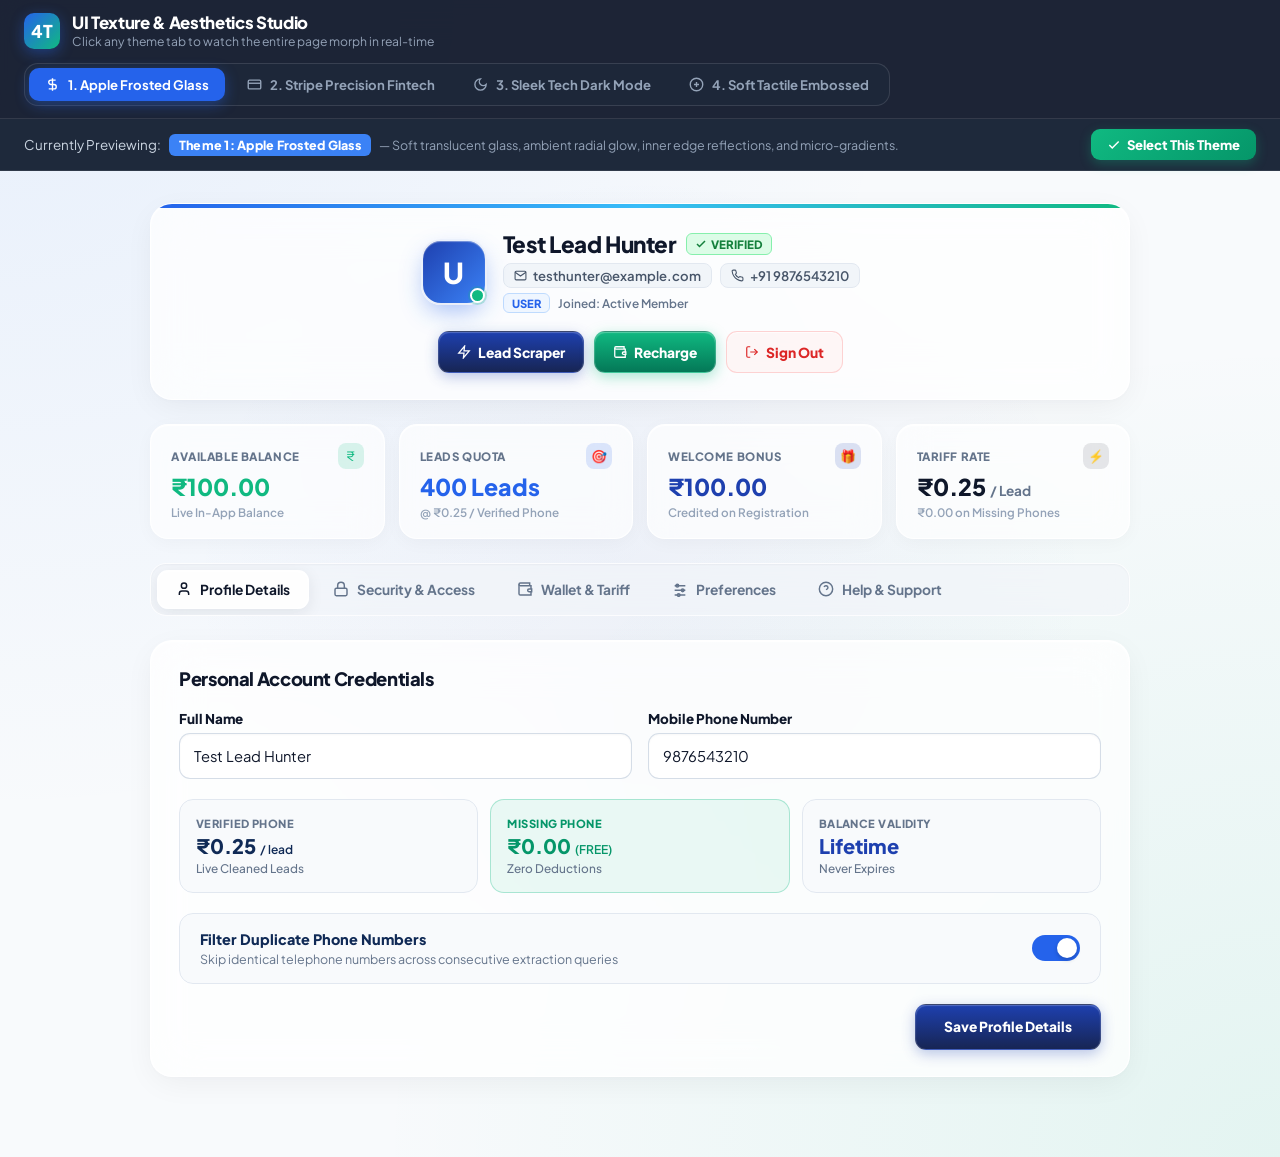
<file: static/theme_preview.html>
<!DOCTYPE html>
<html lang="en">
<head>
  <meta charset="UTF-8">
  <meta name="viewport" content="width=device-width, initial-scale=1.0">
  <title>UI Texture & Aesthetics Studio — 4 Live Design Themes</title>
  <link rel="preconnect" href="https://fonts.googleapis.com">
  <link rel="preconnect" href="https://fonts.gstatic.com" crossorigin>
  <link href="https://fonts.googleapis.com/css2?family=Inter:wght@400;500;600;700;800;900&family=Plus+Jakarta+Sans:wght@500;600;700;800;900&family=JetBrains+Mono:wght@500;600&display=swap" rel="stylesheet">
  <style>
    /* ── RESET & BASE ── */
    *, *::before, *::after { box-sizing: border-box; margin: 0; padding: 0; }
    body {
      font-family: 'Plus Jakarta Sans', 'Inter', -apple-system, sans-serif;
      min-height: 100vh;
      color: #172033;
      background: #0F172A;
      transition: background 0.3s ease, color 0.3s ease;
      overflow-x: hidden;
      -webkit-font-smoothing: antialiased;
    }

    /* ── STUDIO TOP BAR ── */
    .studio-navbar {
      position: sticky;
      top: 0;
      z-index: 1000;
      background: rgba(15, 23, 42, 0.94);
      backdrop-filter: blur(16px);
      -webkit-backdrop-filter: blur(16px);
      border-bottom: 1px solid rgba(255, 255, 255, 0.1);
      padding: 12px 24px;
      display: flex;
      align-items: center;
      justify-content: space-between;
      flex-wrap: wrap;
      gap: 14px;
      color: #FFFFFF;
    }
    .studio-brand {
      display: flex;
      align-items: center;
      gap: 12px;
    }
    .studio-logo {
      width: 36px;
      height: 36px;
      border-radius: 10px;
      background: linear-gradient(135deg, #2563EB 0%, #10B981 100%);
      display: flex;
      align-items: center;
      justify-content: center;
      font-weight: 900;
      font-size: 1.1rem;
      color: #FFFFFF;
      box-shadow: 0 4px 14px rgba(37, 99, 235, 0.4);
    }
    .studio-title h1 {
      font-size: 1.05rem;
      font-weight: 800;
      letter-spacing: -0.02em;
    }
    .studio-title p {
      font-size: 0.76rem;
      color: #94A3B8;
    }

    /* ── THEME SWITCHER CONTROLS ── */
    .theme-selector-pills {
      display: flex;
      align-items: center;
      gap: 6px;
      background: rgba(30, 41, 59, 0.8);
      border: 1px solid rgba(255, 255, 255, 0.12);
      padding: 4px;
      border-radius: 14px;
      flex-wrap: wrap;
    }
    .theme-tab-btn {
      padding: 8px 16px;
      border-radius: 10px;
      border: none;
      background: transparent;
      color: #94A3B8;
      font-size: 0.82rem;
      font-weight: 700;
      font-family: inherit;
      cursor: pointer;
      display: inline-flex;
      align-items: center;
      gap: 8px;
      transition: all 0.2s cubic-bezier(0.16, 1, 0.3, 1);
      white-space: nowrap;
    }
    .theme-tab-btn:hover {
      color: #FFFFFF;
      background: rgba(255, 255, 255, 0.08);
    }
    .theme-tab-btn.active {
      color: #FFFFFF;
      background: #2563EB;
      box-shadow: 0 4px 14px rgba(37, 99, 235, 0.4);
    }
    .theme-tab-btn svg { width: 15px; height: 15px; }

    .view-mode-switch {
      display: flex;
      align-items: center;
      gap: 8px;
    }
    .btn-mode-toggle {
      height: 36px;
      padding: 0 14px;
      border-radius: 10px;
      border: 1px solid rgba(255, 255, 255, 0.15);
      background: rgba(255, 255, 255, 0.05);
      color: #CBD5E1;
      font-size: 0.78rem;
      font-weight: 700;
      cursor: pointer;
      display: inline-flex;
      align-items: center;
      gap: 6px;
      transition: all 0.18s ease;
    }
    .btn-mode-toggle:hover {
      background: rgba(255, 255, 255, 0.12);
      color: #FFFFFF;
    }
    .btn-mode-toggle.active {
      background: #10B981;
      border-color: #10B981;
      color: #FFFFFF;
    }

    /* ── SELECTION BANNER ── */
    .selection-sticky-banner {
      background: #1E293B;
      border-bottom: 1px solid rgba(255, 255, 255, 0.08);
      padding: 10px 24px;
      display: flex;
      align-items: center;
      justify-content: space-between;
      color: #CBD5E1;
      font-size: 0.84rem;
      flex-wrap: wrap;
      gap: 12px;
    }
    .selection-text {
      display: flex;
      align-items: center;
      gap: 8px;
    }
    .selection-pill {
      background: #3B82F6;
      color: #FFFFFF;
      font-weight: 800;
      padding: 3px 10px;
      border-radius: 6px;
      font-size: 0.78rem;
      letter-spacing: 0.02em;
    }
    .btn-apply-prompt {
      background: linear-gradient(135deg, #10B981 0%, #059669 100%);
      color: #FFFFFF;
      border: none;
      border-radius: 9px;
      padding: 7px 16px;
      font-weight: 800;
      font-size: 0.82rem;
      font-family: inherit;
      cursor: pointer;
      display: inline-flex;
      align-items: center;
      gap: 6px;
      box-shadow: 0 4px 12px rgba(16, 185, 129, 0.3);
      transition: transform 0.16s ease;
    }
    .btn-apply-prompt:hover {
      transform: translateY(-1px);
    }

    /* ── STAGE CONTAINER ── */
    .stage-wrapper {
      padding: 32px 24px 80px;
      max-width: 1280px;
      margin: 0 auto;
      transition: all 0.3s ease;
    }

    /* ═════════════════════════════════════════════════════════════════════
       THEME 1: APPLE & LINEAR FROSTED GLASS (Theme 'glass')
    ═════════════════════════════════════════════════════════════════════ */
    body.theme-glass {
      background: radial-gradient(at 0% 0%, rgba(59, 130, 246, 0.09) 0px, transparent 50%),
                  radial-gradient(at 100% 100%, rgba(16, 185, 129, 0.09) 0px, transparent 50%),
                  radial-gradient(at 50% 50%, rgba(30, 64, 175, 0.05) 0px, transparent 50%),
                  #F8FAFC;
      color: #0F172A;
    }
    body.theme-glass .preview-card {
      background: rgba(255, 255, 255, 0.75);
      backdrop-filter: blur(24px);
      -webkit-backdrop-filter: blur(24px);
      border: 1px solid rgba(255, 255, 255, 0.9);
      border-radius: 22px;
      box-shadow: 0 8px 32px -4px rgba(15, 23, 42, 0.06),
                  0 2px 6px rgba(15, 23, 42, 0.02),
                  inset 0 1px 1px rgba(255, 255, 255, 1);
    }
    body.theme-glass .preview-card-hero::before {
      content: '';
      position: absolute;
      top: 0; left: 0; right: 0;
      height: 3.5px;
      background: linear-gradient(90deg, #2563EB, #38BDF8, #10B981);
    }
    body.theme-glass .preview-avatar {
      background: linear-gradient(135deg, #1E40AF 0%, #3B82F6 100%);
      box-shadow: 0 10px 25px -4px rgba(37, 99, 235, 0.4), inset 0 1px 1px rgba(255,255,255,0.4);
      border: 2.5px solid rgba(255, 255, 255, 0.9);
      border-radius: 20px;
    }
    body.theme-glass .preview-stat-box {
      background: rgba(255, 255, 255, 0.65);
      backdrop-filter: blur(16px);
      border: 1px solid rgba(255, 255, 255, 0.85);
      border-radius: 18px;
      box-shadow: 0 4px 20px -2px rgba(15, 23, 42, 0.04), inset 0 1px 1px rgba(255,255,255,1);
      transition: all 0.2s cubic-bezier(0.16, 1, 0.3, 1);
    }
    body.theme-glass .preview-stat-box:hover {
      transform: translateY(-2px);
      background: rgba(255, 255, 255, 0.85);
      box-shadow: 0 12px 30px -4px rgba(15, 23, 42, 0.08);
    }
    body.theme-glass .preview-subtabs-nav {
      background: rgba(241, 245, 249, 0.65);
      backdrop-filter: blur(16px);
      border: 1px solid rgba(255, 255, 255, 0.7);
      border-radius: 16px;
      box-shadow: inset 0 1px 2px rgba(15, 23, 42, 0.04);
    }
    body.theme-glass .preview-subtab-btn.active {
      background: rgba(255, 255, 255, 0.95);
      color: #0F172A;
      box-shadow: 0 4px 16px rgba(15, 23, 42, 0.08), inset 0 1px 0 #FFFFFF;
      border: 1px solid rgba(255, 255, 255, 0.9);
    }
    body.theme-glass .btn-primary {
      background: linear-gradient(180deg, #1E40AF 0%, #172554 100%);
      box-shadow: 0 4px 14px rgba(30, 64, 175, 0.3), inset 0 1px 1px rgba(255, 255, 255, 0.25);
      border: 1px solid rgba(255, 255, 255, 0.15);
      color: #FFFFFF;
    }
    body.theme-glass .btn-emerald {
      background: linear-gradient(180deg, #10B981 0%, #047857 100%);
      box-shadow: 0 4px 14px rgba(16, 185, 129, 0.35), inset 0 1px 1px rgba(255, 255, 255, 0.3);
      border: 1px solid rgba(255, 255, 255, 0.2);
      color: #FFFFFF;
    }
    body.theme-glass .btn-outline-danger {
      background: rgba(254, 242, 242, 0.7);
      border: 1px solid rgba(254, 202, 202, 0.8);
      color: #DC2626;
      box-shadow: inset 0 1px 1px rgba(255, 255, 255, 0.8);
    }
    body.theme-glass .preview-form-control {
      background: rgba(255, 255, 255, 0.8);
      backdrop-filter: blur(8px);
      border: 1.5px solid rgba(203, 213, 225, 0.8);
      box-shadow: inset 0 1px 2px rgba(15, 23, 42, 0.03);
    }
    body.theme-glass .preview-form-control:focus {
      background: #FFFFFF;
      border-color: #3B82F6;
      box-shadow: 0 0 0 3px rgba(59, 130, 246, 0.2);
    }

    /* ═════════════════════════════════════════════════════════════════════
       THEME 2: STRIPE PRECISION FINTECH (Theme 'stripe')
    ═════════════════════════════════════════════ */
    body.theme-stripe {
      background: #F6F9FC;
      color: #32325D;
    }
    body.theme-stripe .preview-card {
      background: linear-gradient(180deg, #FFFFFF 0%, #FAFCFF 100%);
      border: 1px solid rgba(226, 232, 240, 0.95);
      border-radius: 16px;
      box-shadow: 0 2px 5px rgba(50, 50, 93, 0.05),
                  0 8px 24px -4px rgba(50, 50, 93, 0.07),
                  0 1px 2px rgba(0, 0, 0, 0.03);
    }
    body.theme-stripe .preview-card-hero::before {
      content: '';
      position: absolute;
      top: 0; left: 0; right: 0;
      height: 3px;
      background: #1E40AF;
    }
    body.theme-stripe .preview-avatar {
      background: linear-gradient(135deg, #1E40AF 0%, #172554 100%);
      box-shadow: 0 4px 12px rgba(30, 64, 175, 0.3);
      border: 3px solid #FFFFFF;
      border-radius: 14px;
    }
    body.theme-stripe .preview-stat-box {
      background: #FFFFFF;
      border: 1px solid #E3E8EE;
      border-radius: 14px;
      box-shadow: 0 1px 3px rgba(50, 50, 93, 0.04), 0 2px 6px rgba(0, 0, 0, 0.02);
      transition: all 0.18s ease;
    }
    body.theme-stripe .preview-stat-box:hover {
      box-shadow: 0 6px 18px rgba(50, 50, 93, 0.08), 0 2px 4px rgba(0, 0, 0, 0.04);
      border-color: #CBD5E1;
      transform: translateY(-2px);
    }
    body.theme-stripe .preview-subtabs-nav {
      background: #EEF2F6;
      border: 1px solid #E3E8EE;
      border-radius: 12px;
      padding: 4px;
    }
    body.theme-stripe .preview-subtab-btn.active {
      background: #FFFFFF;
      color: #0A2540;
      box-shadow: 0 2px 6px rgba(50, 50, 93, 0.08), 0 1px 2px rgba(0, 0, 0, 0.04);
      border: 1px solid #E3E8EE;
      font-weight: 800;
    }
    body.theme-stripe .btn-primary {
      background: #1E40AF;
      color: #FFFFFF;
      border: none;
      box-shadow: 0 2px 4px rgba(45, 35, 66, 0.15), 0 7px 14px -3px rgba(45, 35, 66, 0.2), inset 0 -1px 0 rgba(0,0,0,0.15);
    }
    body.theme-stripe .btn-primary:hover {
      background: #1D4ED8;
      box-shadow: 0 4px 8px rgba(45, 35, 66, 0.15), 0 9px 18px -3px rgba(45, 35, 66, 0.2);
    }
    body.theme-stripe .btn-emerald {
      background: linear-gradient(180deg, #059669 0%, #047857 100%);
      color: #FFFFFF;
      border: none;
      box-shadow: 0 2px 4px rgba(5, 150, 105, 0.2), 0 6px 14px -2px rgba(5, 150, 105, 0.3), inset 0 -1px 0 rgba(0,0,0,0.2);
    }
    body.theme-stripe .btn-outline-danger {
      background: #FFFFFF;
      border: 1px solid #FCA5A5;
      color: #DC2626;
      box-shadow: 0 1px 2px rgba(220, 38, 38, 0.06);
    }
    body.theme-stripe .preview-form-control {
      background: #FFFFFF;
      border: 1px solid #E3E8EE;
      border-radius: 9px;
      box-shadow: inset 0 1px 2px rgba(0, 0, 0, 0.03);
    }
    body.theme-stripe .preview-form-control:focus {
      border-color: #1E40AF;
      box-shadow: 0 0 0 3px rgba(30, 64, 175, 0.2);
    }

    /* ═════════════════════════════════════════════════════════════════════
       THEME 3: SLEEK TECH DARK MODE (Theme 'dark')
    ═════════════════════════════════════════════ */
    body.theme-dark {
      background: #0A0E17;
      color: #F1F5F9;
    }
    body.theme-dark .preview-card {
      background: rgba(17, 24, 39, 0.85);
      backdrop-filter: blur(20px);
      -webkit-backdrop-filter: blur(20px);
      border: 1px solid rgba(59, 130, 246, 0.25);
      border-radius: 20px;
      box-shadow: 0 8px 32px rgba(0, 0, 0, 0.6),
                  inset 0 1px 0 rgba(255, 255, 255, 0.06);
    }
    body.theme-dark .preview-card-hero::before {
      content: '';
      position: absolute;
      top: 0; left: 0; right: 0;
      height: 3px;
      background: linear-gradient(90deg, #3B82F6 0%, #10B981 100%);
      box-shadow: 0 0 14px rgba(59, 130, 246, 0.8);
    }
    body.theme-dark .preview-avatar {
      background: linear-gradient(135deg, #1E3A8A 0%, #2563EB 100%);
      box-shadow: 0 0 20px rgba(37, 99, 235, 0.5);
      border: 2px solid #3B82F6;
      border-radius: 16px;
    }
    body.theme-dark .preview-user-name {
      color: #FFFFFF !important;
    }
    body.theme-dark .preview-contact-chip {
      background: rgba(30, 41, 59, 0.7) !important;
      border-color: rgba(71, 85, 105, 0.6) !important;
      color: #94A3B8 !important;
    }
    body.theme-dark .preview-stat-box {
      background: rgba(17, 24, 39, 0.85);
      border: 1px solid rgba(75, 85, 99, 0.3);
      border-radius: 16px;
      box-shadow: 0 4px 20px rgba(0, 0, 0, 0.4);
    }
    body.theme-dark .preview-stat-box:hover {
      border-color: #3B82F6;
      box-shadow: 0 0 20px rgba(59, 130, 246, 0.25);
      transform: translateY(-2px);
    }
    body.theme-dark .stat-label { color: #94A3B8 !important; }
    body.theme-dark .stat-val-navy { color: #38BDF8 !important; }
    body.theme-dark .stat-sub { color: #64748B !important; }
    body.theme-dark .preview-subtabs-nav {
      background: rgba(15, 23, 42, 0.9);
      border: 1px solid rgba(71, 85, 105, 0.4);
      border-radius: 16px;
    }
    body.theme-dark .preview-subtab-btn {
      color: #94A3B8;
    }
    body.theme-dark .preview-subtab-btn:hover {
      color: #FFFFFF;
      background: rgba(255, 255, 255, 0.05);
    }
    body.theme-dark .preview-subtab-btn.active {
      background: rgba(30, 41, 59, 0.95);
      color: #38BDF8;
      border: 1px solid rgba(56, 189, 248, 0.4);
      box-shadow: 0 0 14px rgba(56, 189, 248, 0.2);
    }
    body.theme-dark .btn-primary {
      background: linear-gradient(135deg, #2563EB 0%, #1D4ED8 100%);
      box-shadow: 0 0 18px rgba(37, 99, 235, 0.5);
      border: 1px solid #3B82F6;
      color: #FFFFFF;
    }
    body.theme-dark .btn-emerald {
      background: linear-gradient(135deg, #10B981 0%, #059669 100%);
      box-shadow: 0 0 18px rgba(16, 185, 129, 0.5);
      border: 1px solid #34D399;
      color: #FFFFFF;
    }
    body.theme-dark .btn-outline-danger {
      background: rgba(239, 68, 68, 0.1);
      border: 1px solid rgba(239, 68, 68, 0.4);
      color: #F87171;
    }
    body.theme-dark .preview-form-control {
      background: rgba(15, 23, 42, 0.9);
      border: 1px solid rgba(71, 85, 105, 0.6);
      color: #FFFFFF;
    }
    body.theme-dark .preview-form-control:focus {
      border-color: #38BDF8;
      box-shadow: 0 0 14px rgba(56, 189, 248, 0.3);
    }
    body.theme-dark .preference-item {
      background: rgba(15, 23, 42, 0.7) !important;
      border-color: rgba(71, 85, 105, 0.4) !important;
    }
    body.theme-dark .pref-title { color: #F1F5F9 !important; }
    body.theme-dark .tariff-box {
      background: rgba(15, 23, 42, 0.7) !important;
      border-color: rgba(71, 85, 105, 0.4) !important;
    }
    body.theme-dark .tariff-val { color: #F1F5F9 !important; }

    /* ═════════════════════════════════════════════════════════════════════
       THEME 4: SOFT TACTILE & EMBOSSED (Theme 'tactile')
    ═════════════════════════════════════════════ */
    body.theme-tactile {
      background: #E8EDF2;
      color: #1E293B;
    }
    body.theme-tactile .preview-card {
      background: #E8EDF2;
      border-radius: 24px;
      border: 1px solid rgba(255, 255, 255, 0.8);
      box-shadow: 10px 10px 24px #CCD4DE,
                  -10px -10px 24px #FFFFFF;
    }
    body.theme-tactile .preview-card-hero::before {
      display: none;
    }
    body.theme-tactile .preview-avatar {
      background: #E8EDF2;
      color: #2563EB;
      box-shadow: 6px 6px 14px #CCD4DE, -6px -6px 14px #FFFFFF;
      border: 2px solid rgba(255, 255, 255, 0.6);
      border-radius: 18px;
    }
    body.theme-tactile .preview-stat-box {
      background: #E8EDF2;
      border: 1px solid rgba(255, 255, 255, 0.7);
      border-radius: 18px;
      box-shadow: 6px 6px 16px #CCD4DE, -6px -6px 16px #FFFFFF;
      transition: all 0.2s ease;
    }
    body.theme-tactile .preview-stat-box:hover {
      box-shadow: 3px 3px 8px #CCD4DE, -3px -3px 8px #FFFFFF;
      transform: translateY(1px);
    }
    body.theme-tactile .preview-subtabs-nav {
      background: #E8EDF2;
      border-radius: 18px;
      box-shadow: inset 4px 4px 10px #CCD4DE, inset -4px -4px 10px #FFFFFF;
      padding: 6px;
      border: none;
    }
    body.theme-tactile .preview-subtab-btn.active {
      background: #E8EDF2;
      color: #2563EB;
      box-shadow: 4px 4px 10px #CCD4DE, -4px -4px 10px #FFFFFF;
      font-weight: 800;
    }
    body.theme-tactile .btn-primary {
      background: #E8EDF2;
      color: #1E3A8A;
      box-shadow: 5px 5px 12px #CCD4DE, -5px -5px 12px #FFFFFF;
      border: 1px solid rgba(255, 255, 255, 0.6);
    }
    body.theme-tactile .btn-primary:active {
      box-shadow: inset 3px 3px 6px #CCD4DE, inset -3px -3px 6px #FFFFFF;
    }
    body.theme-tactile .btn-emerald {
      background: #E8EDF2;
      color: #059669;
      box-shadow: 5px 5px 12px #CCD4DE, -5px -5px 12px #FFFFFF;
      border: 1px solid rgba(255, 255, 255, 0.6);
    }
    body.theme-tactile .btn-outline-danger {
      background: #E8EDF2;
      color: #DC2626;
      box-shadow: 4px 4px 10px #CCD4DE, -4px -4px 10px #FFFFFF;
      border: 1px solid rgba(255, 255, 255, 0.6);
    }
    body.theme-tactile .preview-form-control {
      background: #E8EDF2;
      border: none;
      box-shadow: inset 3px 3px 7px #CCD4DE, inset -3px -3px 7px #FFFFFF;
      border-radius: 12px;
    }
    body.theme-tactile .preview-form-control:focus {
      box-shadow: inset 4px 4px 8px #BCC5D1, inset -4px -4px 8px #FFFFFF, 0 0 0 2px #3B82F6;
    }
    body.theme-tactile .preference-item {
      background: #E8EDF2 !important;
      box-shadow: 4px 4px 12px #CCD4DE, -4px -4px 12px #FFFFFF;
      border: 1px solid rgba(255, 255, 255, 0.5) !important;
    }

    /* ── COMPONENT SKELETON LAYOUTS ── */
    .preview-shell {
      display: flex;
      flex-direction: column;
      gap: 24px;
      width: 100%;
      max-width: 980px;
      margin: 0 auto;
    }

    .preview-card {
      position: relative;
      overflow: hidden;
      padding: 26px 28px;
      display: flex;
      flex-direction: column;
      gap: 20px;
      transition: all 0.25s ease;
    }

    /* Hero Identity Card */
    .preview-card-hero {
      display: flex;
      align-items: center;
      justify-content: space-between;
      flex-wrap: wrap;
      gap: 18px;
    }
    .preview-user-left {
      display: flex;
      align-items: center;
      gap: 16px;
      min-width: 0;
    }
    .preview-avatar {
      width: 66px;
      height: 66px;
      display: flex;
      align-items: center;
      justify-content: center;
      font-size: 1.8rem;
      font-weight: 900;
      color: #FFFFFF;
      flex-shrink: 0;
      position: relative;
    }
    .preview-online-dot {
      position: absolute;
      bottom: 0; right: 0;
      width: 15px; height: 15px;
      background: #10B981;
      border: 2.5px solid #FFFFFF;
      border-radius: 50%;
      box-shadow: 0 0 0 2px rgba(16, 185, 129, 0.25);
    }
    .preview-user-info {
      display: flex;
      flex-direction: column;
      gap: 5px;
    }
    .preview-name-row {
      display: flex;
      align-items: center;
      gap: 10px;
      flex-wrap: wrap;
    }
    .preview-user-name {
      font-size: 1.4rem;
      font-weight: 900;
      letter-spacing: -0.02em;
    }
    .preview-verified-tag {
      font-size: 0.72rem;
      font-weight: 800;
      color: #15803D;
      background: #DCFCE7;
      border: 1px solid #86EFAC;
      padding: 2.5px 8px;
      border-radius: 6px;
      display: inline-flex;
      align-items: center;
      gap: 4px;
    }
    .preview-contact-row {
      display: flex;
      align-items: center;
      gap: 8px;
      flex-wrap: wrap;
    }
    .preview-contact-chip {
      display: inline-flex;
      align-items: center;
      gap: 6px;
      background: #F1F5F9;
      border: 1px solid #E2E8F0;
      padding: 3px 10px;
      border-radius: 8px;
      font-size: 0.82rem;
      font-weight: 600;
      color: #475569;
    }
    .preview-badge-row {
      display: flex;
      align-items: center;
      gap: 8px;
      font-size: 0.74rem;
      color: #64748B;
      font-weight: 600;
    }
    .badge-member {
      background: #EFF6FF;
      color: #2563EB;
      border: 1px solid #BFDBFE;
      font-weight: 800;
      font-size: 0.7rem;
      padding: 2px 8px;
      border-radius: 6px;
    }

    .preview-actions-right {
      display: flex;
      align-items: center;
      gap: 10px;
      flex-wrap: wrap;
    }
    .preview-btn {
      height: 42px;
      padding: 0 18px;
      border-radius: 11px;
      font-size: 0.86rem;
      font-weight: 800;
      font-family: inherit;
      cursor: pointer;
      display: inline-flex;
      align-items: center;
      gap: 7px;
      transition: all 0.18s ease;
    }
    .preview-btn:hover {
      transform: translateY(-1.5px);
    }

    /* 4 KPI Stats Grid */
    .preview-stats-grid {
      display: grid;
      grid-template-columns: repeat(4, 1fr);
      gap: 14px;
    }
    .preview-stat-box {
      padding: 18px 20px;
      display: flex;
      flex-direction: column;
      gap: 4px;
    }
    .stat-header {
      display: flex;
      align-items: center;
      justify-content: space-between;
    }
    .stat-label {
      font-size: 0.72rem;
      font-weight: 800;
      text-transform: uppercase;
      letter-spacing: 0.05em;
      color: #64748B;
    }
    .stat-icon {
      width: 26px; height: 26px;
      border-radius: 8px;
      display: flex;
      align-items: center;
      justify-content: center;
      font-size: 0.8rem;
    }
    .stat-val {
      font-size: 1.45rem;
      font-weight: 900;
      line-height: 1.2;
    }
    .stat-sub {
      font-size: 0.73rem;
      font-weight: 600;
      color: #94A3B8;
    }

    /* Sub-Tabs Nav */
    .preview-subtabs-nav {
      display: flex;
      align-items: center;
      gap: 6px;
      padding: 6px;
      overflow-x: auto;
    }
    .preview-subtab-btn {
      padding: 10px 18px;
      border-radius: 11px;
      border: none;
      background: transparent;
      color: #64748B;
      font-size: 0.86rem;
      font-weight: 700;
      font-family: inherit;
      cursor: pointer;
      display: inline-flex;
      align-items: center;
      gap: 8px;
      white-space: nowrap;
      transition: all 0.18s ease;
    }
    .preview-subtab-btn svg { width: 16px; height: 16px; }

    /* Interactive Form Showcase */
    .preview-form-grid {
      display: grid;
      grid-template-columns: 1fr 1fr;
      gap: 16px;
    }
    .preview-form-group {
      display: flex;
      flex-direction: column;
      gap: 6px;
    }
    .preview-form-label {
      font-size: 0.84rem;
      font-weight: 800;
    }
    .preview-form-control {
      height: 46px;
      padding: 0 14px;
      border-radius: 11px;
      font-size: 0.92rem;
      font-family: inherit;
      color: inherit;
      outline: none;
      transition: all 0.16s ease;
    }

    /* Tariff Showcase */
    .tariff-trio {
      display: grid;
      grid-template-columns: repeat(3, 1fr);
      gap: 12px;
    }
    .tariff-box {
      background: #F8FAFC;
      border: 1px solid #E2E8F0;
      border-radius: 14px;
      padding: 16px;
      display: flex;
      flex-direction: column;
      gap: 3px;
    }
    .tariff-title {
      font-size: 0.7rem;
      font-weight: 800;
      color: #64748B;
      text-transform: uppercase;
      letter-spacing: 0.04em;
    }
    .tariff-val {
      font-size: 1.25rem;
      font-weight: 900;
      color: #102A56;
    }
    .tariff-sub {
      font-size: 0.74rem;
      color: #64748B;
      font-weight: 500;
    }

    /* Preference Row */
    .preference-item {
      display: flex;
      align-items: center;
      justify-content: space-between;
      padding: 16px 20px;
      background: #F8FAFC;
      border: 1.5px solid #E2E8F0;
      border-radius: 14px;
      gap: 16px;
    }
    .pref-text {
      display: flex;
      flex-direction: column;
      gap: 3px;
    }
    .pref-title {
      font-size: 0.9rem;
      font-weight: 800;
      color: #102A56;
    }
    .pref-desc {
      font-size: 0.78rem;
      color: #64748B;
    }
    .ios-switch {
      position: relative;
      display: inline-block;
      width: 48px;
      height: 26px;
      flex-shrink: 0;
    }
    .ios-switch input { opacity: 0; width: 0; height: 0; }
    .ios-slider {
      position: absolute;
      cursor: pointer;
      top: 0; left: 0; right: 0; bottom: 0;
      background-color: #CBD5E1;
      border-radius: 26px;
      transition: .2s;
    }
    .ios-slider:before {
      position: absolute;
      content: "";
      height: 20px; width: 20px;
      left: 3px; bottom: 3px;
      background-color: white;
      border-radius: 50%;
      box-shadow: 0 2px 4px rgba(0,0,0,0.2);
      transition: .2s;
    }
    .ios-switch input:checked + .ios-slider {
      background-color: #2563EB;
    }
    .ios-switch input:checked + .ios-slider:before {
      transform: translateX(22px);
    }
  </style>
</head>
<body class="theme-glass">

  <!-- TOP NAVBAR -->
  <header class="studio-navbar">
    <div class="studio-brand">
      <div class="studio-logo">4T</div>
      <div class="studio-title">
        <h1>UI Texture & Aesthetics Studio</h1>
        <p>Click any theme tab to watch the entire page morph in real-time</p>
      </div>
    </div>

    <!-- Live Theme Switcher Tabs -->
    <div class="theme-selector-pills">
      <button class="theme-tab-btn active" onclick="switchLiveTheme('glass')">
        <svg viewBox="0 0 24 24" fill="none" stroke="currentColor" stroke-width="2.2"><path d="M12 2v20M17 5H9.5a3.5 3.5 0 0 0 0 7h5a3.5 3.5 0 0 1 0 7H6"/></svg>
        <span>1. Apple Frosted Glass</span>
      </button>
      <button class="theme-tab-btn" onclick="switchLiveTheme('stripe')">
        <svg viewBox="0 0 24 24" fill="none" stroke="currentColor" stroke-width="2.2"><rect width="20" height="14" x="2" y="5" rx="2"/><line x1="2" x2="22" y1="10" y2="10"/></svg>
        <span>2. Stripe Precision Fintech</span>
      </button>
      <button class="theme-tab-btn" onclick="switchLiveTheme('dark')">
        <svg viewBox="0 0 24 24" fill="none" stroke="currentColor" stroke-width="2.2"><path d="M12 3a6 6 0 0 0 9 9 9 9 0 1 1-9-9Z"/></svg>
        <span>3. Sleek Tech Dark Mode</span>
      </button>
      <button class="theme-tab-btn" onclick="switchLiveTheme('tactile')">
        <svg viewBox="0 0 24 24" fill="none" stroke="currentColor" stroke-width="2.2"><circle cx="12" cy="12" r="10"/><path d="M12 8v8M8 12h8"/></svg>
        <span>4. Soft Tactile Embossed</span>
      </button>
    </div>
  </header>

  <!-- SELECTION HELPER STRIP -->
  <div class="selection-sticky-banner">
    <div class="selection-text">
      <span>Currently Previewing:</span>
      <span class="selection-pill" id="currentThemePill">Theme 1: Apple Frosted Glass</span>
      <span style="color: #94A3B8; font-size: 0.78rem;" id="currentThemeDesc">— Soft translucent glass, ambient radial glow, inner edge reflections, and micro-gradients.</span>
    </div>
    <button class="btn-apply-prompt" onclick="copyApplyCommand()">
      <svg width="14" height="14" viewBox="0 0 24 24" fill="none" stroke="currentColor" stroke-width="2.5"><polyline points="20 6 9 17 4 12"/></svg>
      <span id="btnApplyText">Select This Theme</span>
    </button>
  </div>

  <!-- STAGE: LIVE INTERACTIVE PREVIEW -->
  <main class="stage-wrapper" id="singleLiveStage">
    <div class="preview-shell">

      <!-- 1. HERO IDENTITY CARD -->
      <section class="preview-card preview-card-hero">
        <div class="preview-user-left">
          <div class="preview-avatar">
            <span>U</span>
            <span class="preview-online-dot"></span>
          </div>
          <div class="preview-user-info">
            <div class="preview-name-row">
              <span class="preview-user-name">Test Lead Hunter</span>
              <span class="preview-verified-tag">
                <svg width="12" height="12" viewBox="0 0 24 24" fill="none" stroke="currentColor" stroke-width="3"><polyline points="20 6 9 17 4 12"/></svg>
                <span>VERIFIED</span>
              </span>
            </div>
            <div class="preview-contact-row">
              <span class="preview-contact-chip">
                <svg width="13" height="13" viewBox="0 0 24 24" fill="none" stroke="currentColor" stroke-width="2"><path d="M4 4h16c1.1 0 2 .9 2 2v12c0 1.1-.9 2-2 2H4c-1.1 0-2-.9-2-2V6c0-1.1.9-2 2-2z"/><polyline points="22,6 12,13 2,6"/></svg>
                <span>testhunter@example.com</span>
              </span>
              <span class="preview-contact-chip">
                <svg width="13" height="13" viewBox="0 0 24 24" fill="none" stroke="currentColor" stroke-width="2"><path d="M22 16.92v3a2 2 0 0 1-2.18 2 19.79 19.79 0 0 1-8.63-3.07 19.5 19.5 0 0 1-6-6 19.79 19.79 0 0 1-3.07-8.67A2 2 0 0 1 4.11 2h3a2 2 0 0 1 2 1.72 12.84 12.84 0 0 0 .7 2.81 2 2 0 0 1-.45 2.11L8.09 9.91a16 16 0 0 0 6 6l1.27-1.27a2 2 0 0 1 2.11-.45 12.84 12.84 0 0 0 2.81.7A2 2 0 0 1 22 16.92z"/></svg>
                <span>+91 9876543210</span>
              </span>
            </div>
            <div class="preview-badge-row">
              <span class="badge-member">USER</span>
              <span>Joined: Active Member</span>
            </div>
          </div>
        </div>

        <div class="preview-actions-right">
          <button class="preview-btn btn-primary" type="button">
            <svg width="14" height="14" viewBox="0 0 24 24" fill="none" stroke="currentColor" stroke-width="2.2"><polygon points="13 2 3 14 12 14 11 22 21 10 12 10 13 2"/></svg>
            <span>Lead Scraper</span>
          </button>
          <button class="preview-btn btn-emerald" type="button">
            <svg width="14" height="14" viewBox="0 0 24 24" fill="none" stroke="currentColor" stroke-width="2.2"><path d="M21 12V7H5a2 2 0 0 1 0-4h14v4"/><path d="M3 5v14a2 2 0 0 0 2 2h16v-5"/><path d="M18 12a2 2 0 0 0 0 4h4v-4Z"/></svg>
            <span>Recharge</span>
          </button>
          <button class="preview-btn btn-outline-danger" type="button">
            <svg width="14" height="14" viewBox="0 0 24 24" fill="none" stroke="currentColor" stroke-width="2"><path d="M9 21H5a2 2 0 0 1-2-2V5a2 2 0 0 1 2-2h4"/><polyline points="16 17 21 12 16 7"/><line x1="21" y1="12" x2="9" y2="12"/></svg>
            <span>Sign Out</span>
          </button>
        </div>
      </section>

      <!-- 2. 4 KPI STATS GRID -->
      <section class="preview-stats-grid">
        <div class="preview-stat-box">
          <div class="stat-header">
            <span class="stat-label">Available Balance</span>
            <span class="stat-icon" style="background: rgba(16, 185, 129, 0.15); color: #10B981;">₹</span>
          </div>
          <div class="stat-val" style="color: #10B981;">₹100.00</div>
          <span class="stat-sub">Live In-App Balance</span>
        </div>

        <div class="preview-stat-box">
          <div class="stat-header">
            <span class="stat-label">Leads Quota</span>
            <span class="stat-icon" style="background: rgba(37, 99, 235, 0.15); color: #3B82F6;">🎯</span>
          </div>
          <div class="stat-val" style="color: #2563EB;">400 Leads</div>
          <span class="stat-sub">@ ₹0.25 / Verified Phone</span>
        </div>

        <div class="preview-stat-box">
          <div class="stat-header">
            <span class="stat-label">Welcome Bonus</span>
            <span class="stat-icon" style="background: rgba(30, 64, 175, 0.15); color: #1E40AF;">🎁</span>
          </div>
          <div class="stat-val" style="color: #1E40AF;">₹100.00</div>
          <span class="stat-sub">Credited on Registration</span>
        </div>

        <div class="preview-stat-box">
          <div class="stat-header">
            <span class="stat-label">Tariff Rate</span>
            <span class="stat-icon" style="background: rgba(15, 23, 42, 0.1); color: #1E293B;">⚡</span>
          </div>
          <div class="stat-val stat-val-navy">₹0.25 <span style="font-size: 0.85rem; font-weight: 700; color: #64748B;">/ Lead</span></div>
          <span class="stat-sub">₹0.00 on Missing Phones</span>
        </div>
      </section>

      <!-- 3. SUB-TABS NAVIGATION BAR -->
      <nav class="preview-subtabs-nav">
        <button class="preview-subtab-btn active" type="button">
          <svg viewBox="0 0 24 24" fill="none" stroke="currentColor" stroke-width="2.2"><path d="M19 21v-2a4 4 0 0 0-4-4H9a4 4 0 0 0-4 4v2"/><circle cx="12" cy="7" r="4"/></svg>
          <span>Profile Details</span>
        </button>
        <button class="preview-subtab-btn" type="button">
          <svg viewBox="0 0 24 24" fill="none" stroke="currentColor" stroke-width="2.2"><rect width="18" height="11" x="3" y="11" rx="2" ry="2"/><path d="M7 11V7a5 5 0 0 1 10 0v4"/></svg>
          <span>Security & Access</span>
        </button>
        <button class="preview-subtab-btn" type="button">
          <svg viewBox="0 0 24 24" fill="none" stroke="currentColor" stroke-width="2.2"><path d="M21 12V7H5a2 2 0 0 1 0-4h14v4"/><path d="M3 5v14a2 2 0 0 0 2 2h16v-5"/><path d="M18 12a2 2 0 0 0 0 4h4v-4Z"/></svg>
          <span>Wallet & Tariff</span>
        </button>
        <button class="preview-subtab-btn" type="button">
          <svg viewBox="0 0 24 24" fill="none" stroke="currentColor" stroke-width="2.2"><line x1="4" x2="20" y1="21" y2="21"/><line x1="4" x2="20" y1="14" y2="14"/><line x1="4" x2="20" y1="7" y2="7"/><circle cx="8" cy="7" r="2"/><circle cx="16" cy="14" r="2"/><circle cx="10" cy="21" r="2"/></svg>
          <span>Preferences</span>
        </button>
        <button class="preview-subtab-btn" type="button">
          <svg viewBox="0 0 24 24" fill="none" stroke="currentColor" stroke-width="2.2"><circle cx="12" cy="12" r="10"/><path d="M9.09 9a3 3 0 0 1 5.83 1c0 2-3 3-3 3"/><line x1="12" y1="17" x2="12.01" y2="17"/></svg>
          <span>Help & Support</span>
        </button>
      </nav>

      <!-- 4. ACTIVE FORM & INPUTS SHOWCASE -->
      <section class="preview-card">
        <h3 style="font-size: 1.15rem; font-weight: 800; letter-spacing: -0.02em;">Personal Account Credentials</h3>
        
        <div class="preview-form-grid">
          <div class="preview-form-group">
            <label class="preview-form-label">Full Name</label>
            <input type="text" class="preview-form-control" value="Test Lead Hunter" />
          </div>
          <div class="preview-form-group">
            <label class="preview-form-label">Mobile Phone Number</label>
            <input type="tel" class="preview-form-control" value="9876543210" />
          </div>
        </div>

        <!-- Tariff Showcase -->
        <div class="tariff-trio">
          <div class="tariff-box">
            <span class="tariff-title">Verified Phone</span>
            <span class="tariff-val">₹0.25 <span style="font-size: 0.75rem; font-weight: 600;">/ lead</span></span>
            <span class="tariff-sub">Live Cleaned Leads</span>
          </div>
          <div class="tariff-box" style="background: rgba(16, 185, 129, 0.08); border-color: rgba(16, 185, 129, 0.3);">
            <span class="tariff-title" style="color: #059669;">Missing Phone</span>
            <span class="tariff-val" style="color: #059669;">₹0.00 <span style="font-size: 0.75rem; font-weight: 600;">(FREE)</span></span>
            <span class="tariff-sub">Zero Deductions</span>
          </div>
          <div class="tariff-box">
            <span class="tariff-title">Balance Validity</span>
            <span class="tariff-val" style="color: #1E40AF;">Lifetime</span>
            <span class="tariff-sub">Never Expires</span>
          </div>
        </div>

        <!-- Preference Row -->
        <div class="preference-item">
          <div class="pref-text">
            <span class="pref-title">Filter Duplicate Phone Numbers</span>
            <span class="pref-desc">Skip identical telephone numbers across consecutive extraction queries</span>
          </div>
          <label class="ios-switch">
            <input type="checkbox" checked />
            <span class="ios-slider"></span>
          </label>
        </div>

        <div style="display: flex; justify-content: flex-end;">
          <button class="preview-btn btn-primary" style="height: 46px; padding: 0 28px;">
            Save Profile Details
          </button>
        </div>
      </section>

    </div>
  </main>

  <script>
    const themeDescriptions = {
      'glass': {
        name: 'Theme 1: Apple Frosted Glass',
        desc: '— Soft translucent glass, ambient radial glow, inner edge reflections, and micro-gradients.'
      },
      'stripe': {
        name: 'Theme 2: Stripe Precision Fintech',
        desc: '— Crisp multi-layered elevation shadows, pearlescent gradient cards, and beveled raised buttons.'
      },
      'dark': {
        name: 'Theme 3: Sleek Tech Dark Mode',
        desc: '— Deep obsidian black canvas, neon cobalt & teal borders, illuminated control center feel.'
      },
      'tactile': {
        name: 'Theme 4: Soft Tactile Embossed',
        desc: '— Warm sculpted canvas, embossed dual soft shadows, pressable physical pill buttons.'
      }
    };

    let activeTheme = 'glass';

    function switchLiveTheme(themeKey) {
      activeTheme = themeKey;
      document.body.className = `theme-${themeKey}`;

      document.querySelectorAll('.theme-tab-btn').forEach(btn => {
        btn.classList.toggle('active', btn.getAttribute('onclick').includes(themeKey));
      });

      document.getElementById('currentThemePill').textContent = themeDescriptions[themeKey].name;
      document.getElementById('currentThemeDesc').textContent = themeDescriptions[themeKey].desc;
      document.getElementById('btnApplyText').textContent = `Choose ${themeDescriptions[themeKey].name}`;
    }

    function copyApplyCommand() {
      const msg = `Please apply ${themeDescriptions[activeTheme].name} to Fast Map Leads!`;
      if (navigator.clipboard) {
        navigator.clipboard.writeText(msg);
      }
      alert(`Awesome! You chose ${themeDescriptions[activeTheme].name}.\n\nTell the assistant in chat:\n"${msg}"`);
    }
  </script>
</body>
</html>
</file>
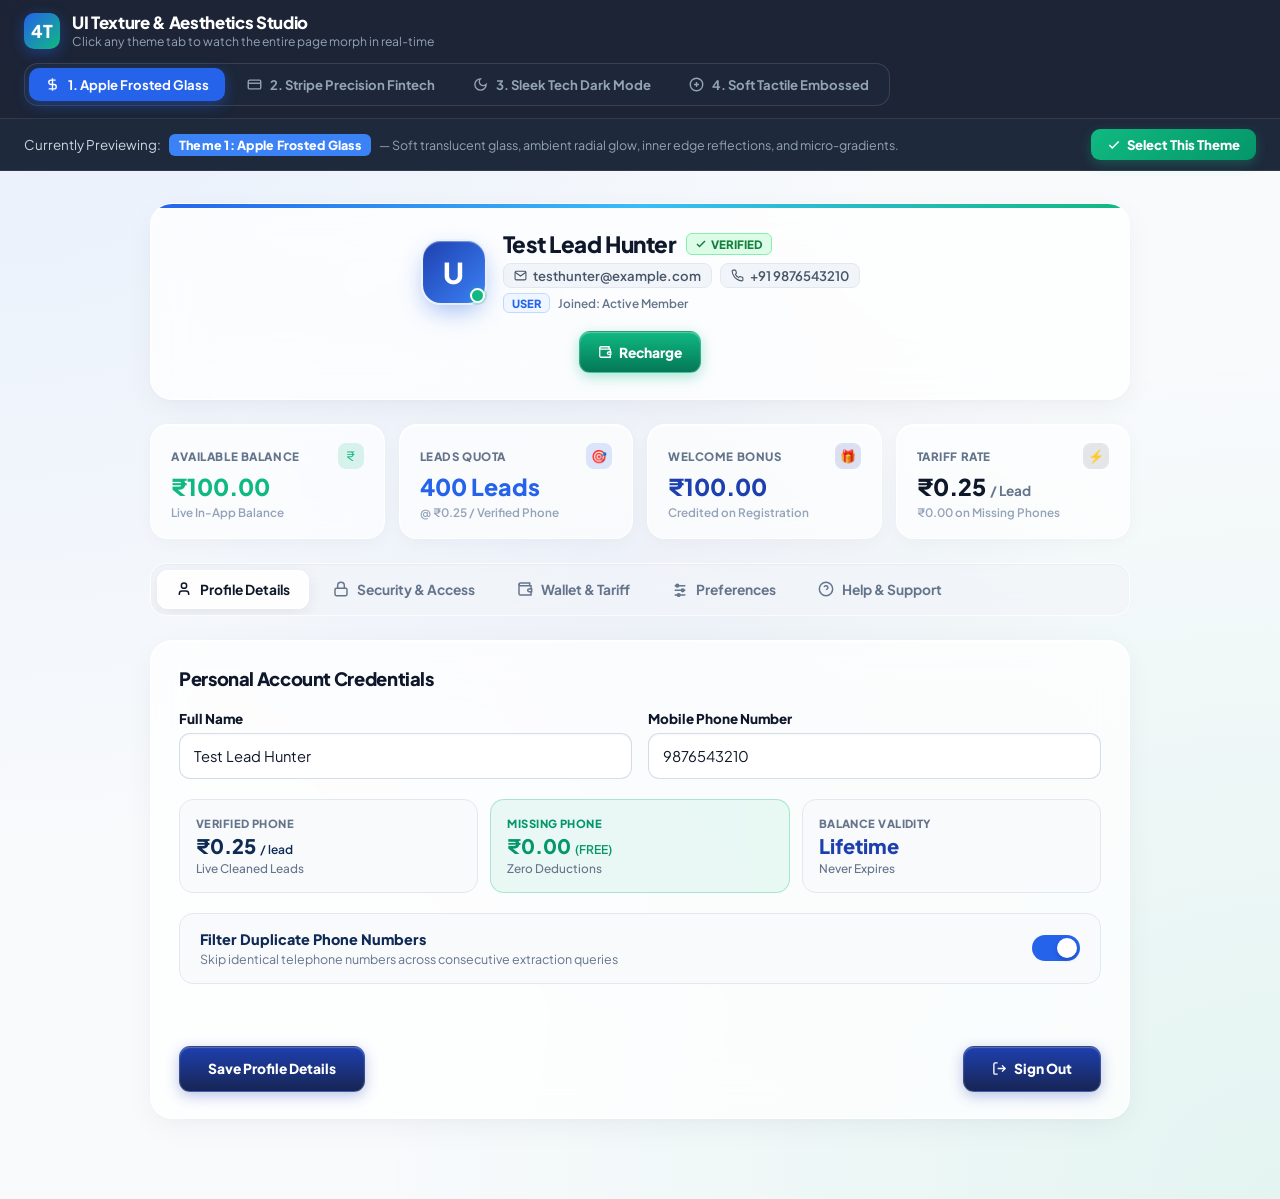
<file: templates/theme_preview.html>
<!DOCTYPE html>
<html lang="en">
<head>
  <meta charset="UTF-8">
  <meta name="viewport" content="width=device-width, initial-scale=1.0">
  <title>UI Texture & Aesthetics Studio — 4 Live Design Themes</title>
  <link rel="preconnect" href="https://fonts.googleapis.com">
  <link rel="preconnect" href="https://fonts.gstatic.com" crossorigin>
  <link href="https://fonts.googleapis.com/css2?family=Inter:wght@400;500;600;700;800;900&family=Plus+Jakarta+Sans:wght@500;600;700;800;900&family=JetBrains+Mono:wght@500;600&display=swap" rel="stylesheet">
  <style>
    /* ── RESET & BASE ── */
    *, *::before, *::after { box-sizing: border-box; margin: 0; padding: 0; }
    body {
      font-family: 'Plus Jakarta Sans', 'Inter', -apple-system, sans-serif;
      min-height: 100vh;
      color: #172033;
      background: #0F172A;
      transition: background 0.3s ease, color 0.3s ease;
      overflow-x: hidden;
      -webkit-font-smoothing: antialiased;
    }

    /* ── STUDIO TOP BAR ── */
    .studio-navbar {
      position: sticky;
      top: 0;
      z-index: 1000;
      background: rgba(15, 23, 42, 0.94);
      backdrop-filter: blur(16px);
      -webkit-backdrop-filter: blur(16px);
      border-bottom: 1px solid rgba(255, 255, 255, 0.1);
      padding: 12px 24px;
      display: flex;
      align-items: center;
      justify-content: space-between;
      flex-wrap: wrap;
      gap: 14px;
      color: #FFFFFF;
    }
    .studio-brand {
      display: flex;
      align-items: center;
      gap: 12px;
    }
    .studio-logo {
      width: 36px;
      height: 36px;
      border-radius: 10px;
      background: linear-gradient(135deg, #2563EB 0%, #10B981 100%);
      display: flex;
      align-items: center;
      justify-content: center;
      font-weight: 900;
      font-size: 1.1rem;
      color: #FFFFFF;
      box-shadow: 0 4px 14px rgba(37, 99, 235, 0.4);
    }
    .studio-title h1 {
      font-size: 1.05rem;
      font-weight: 800;
      letter-spacing: -0.02em;
    }
    .studio-title p {
      font-size: 0.76rem;
      color: #94A3B8;
    }

    /* ── THEME SWITCHER CONTROLS ── */
    .theme-selector-pills {
      display: flex;
      align-items: center;
      gap: 6px;
      background: rgba(30, 41, 59, 0.8);
      border: 1px solid rgba(255, 255, 255, 0.12);
      padding: 4px;
      border-radius: 14px;
      flex-wrap: wrap;
    }
    .theme-tab-btn {
      padding: 8px 16px;
      border-radius: 10px;
      border: none;
      background: transparent;
      color: #94A3B8;
      font-size: 0.82rem;
      font-weight: 700;
      font-family: inherit;
      cursor: pointer;
      display: inline-flex;
      align-items: center;
      gap: 8px;
      transition: all 0.2s cubic-bezier(0.16, 1, 0.3, 1);
      white-space: nowrap;
    }
    .theme-tab-btn:hover {
      color: #FFFFFF;
      background: rgba(255, 255, 255, 0.08);
    }
    .theme-tab-btn.active {
      color: #FFFFFF;
      background: #2563EB;
      box-shadow: 0 4px 14px rgba(37, 99, 235, 0.4);
    }
    .theme-tab-btn svg { width: 15px; height: 15px; }

    .view-mode-switch {
      display: flex;
      align-items: center;
      gap: 8px;
    }
    .btn-mode-toggle {
      height: 36px;
      padding: 0 14px;
      border-radius: 10px;
      border: 1px solid rgba(255, 255, 255, 0.15);
      background: rgba(255, 255, 255, 0.05);
      color: #CBD5E1;
      font-size: 0.78rem;
      font-weight: 700;
      cursor: pointer;
      display: inline-flex;
      align-items: center;
      gap: 6px;
      transition: all 0.18s ease;
    }
    .btn-mode-toggle:hover {
      background: rgba(255, 255, 255, 0.12);
      color: #FFFFFF;
    }
    .btn-mode-toggle.active {
      background: #10B981;
      border-color: #10B981;
      color: #FFFFFF;
    }

    /* ── SELECTION BANNER ── */
    .selection-sticky-banner {
      background: #1E293B;
      border-bottom: 1px solid rgba(255, 255, 255, 0.08);
      padding: 10px 24px;
      display: flex;
      align-items: center;
      justify-content: space-between;
      color: #CBD5E1;
      font-size: 0.84rem;
      flex-wrap: wrap;
      gap: 12px;
    }
    .selection-text {
      display: flex;
      align-items: center;
      gap: 8px;
    }
    .selection-pill {
      background: #3B82F6;
      color: #FFFFFF;
      font-weight: 800;
      padding: 3px 10px;
      border-radius: 6px;
      font-size: 0.78rem;
      letter-spacing: 0.02em;
    }
    .btn-apply-prompt {
      background: linear-gradient(135deg, #10B981 0%, #059669 100%);
      color: #FFFFFF;
      border: none;
      border-radius: 9px;
      padding: 7px 16px;
      font-weight: 800;
      font-size: 0.82rem;
      font-family: inherit;
      cursor: pointer;
      display: inline-flex;
      align-items: center;
      gap: 6px;
      box-shadow: 0 4px 12px rgba(16, 185, 129, 0.3);
      transition: transform 0.16s ease;
    }
    .btn-apply-prompt:hover {
      transform: translateY(-1px);
    }

    /* ── STAGE CONTAINER ── */
    .stage-wrapper {
      padding: 32px 24px 80px;
      max-width: 1280px;
      margin: 0 auto;
      transition: all 0.3s ease;
    }

    /* ═════════════════════════════════════════════════════════════════════
       THEME 1: APPLE & LINEAR FROSTED GLASS (Theme 'glass')
    ═════════════════════════════════════════════════════════════════════ */
    body.theme-glass {
      background: radial-gradient(at 0% 0%, rgba(59, 130, 246, 0.09) 0px, transparent 50%),
                  radial-gradient(at 100% 100%, rgba(16, 185, 129, 0.09) 0px, transparent 50%),
                  radial-gradient(at 50% 50%, rgba(30, 64, 175, 0.05) 0px, transparent 50%),
                  #F8FAFC;
      color: #0F172A;
    }
    body.theme-glass .preview-card {
      background: rgba(255, 255, 255, 0.75);
      backdrop-filter: blur(24px);
      -webkit-backdrop-filter: blur(24px);
      border: 1px solid rgba(255, 255, 255, 0.9);
      border-radius: 22px;
      box-shadow: 0 8px 32px -4px rgba(15, 23, 42, 0.06),
                  0 2px 6px rgba(15, 23, 42, 0.02),
                  inset 0 1px 1px rgba(255, 255, 255, 1);
    }
    body.theme-glass .preview-card-hero::before {
      content: '';
      position: absolute;
      top: 0; left: 0; right: 0;
      height: 3.5px;
      background: linear-gradient(90deg, #2563EB, #38BDF8, #10B981);
    }
    body.theme-glass .preview-avatar {
      background: linear-gradient(135deg, #1E40AF 0%, #3B82F6 100%);
      box-shadow: 0 10px 25px -4px rgba(37, 99, 235, 0.4), inset 0 1px 1px rgba(255,255,255,0.4);
      border: 2.5px solid rgba(255, 255, 255, 0.9);
      border-radius: 20px;
    }
    body.theme-glass .preview-stat-box {
      background: rgba(255, 255, 255, 0.65);
      backdrop-filter: blur(16px);
      border: 1px solid rgba(255, 255, 255, 0.85);
      border-radius: 18px;
      box-shadow: 0 4px 20px -2px rgba(15, 23, 42, 0.04), inset 0 1px 1px rgba(255,255,255,1);
      transition: all 0.2s cubic-bezier(0.16, 1, 0.3, 1);
    }
    body.theme-glass .preview-stat-box:hover {
      transform: translateY(-2px);
      background: rgba(255, 255, 255, 0.85);
      box-shadow: 0 12px 30px -4px rgba(15, 23, 42, 0.08);
    }
    body.theme-glass .preview-subtabs-nav {
      background: rgba(241, 245, 249, 0.65);
      backdrop-filter: blur(16px);
      border: 1px solid rgba(255, 255, 255, 0.7);
      border-radius: 16px;
      box-shadow: inset 0 1px 2px rgba(15, 23, 42, 0.04);
    }
    body.theme-glass .preview-subtab-btn.active {
      background: rgba(255, 255, 255, 0.95);
      color: #0F172A;
      box-shadow: 0 4px 16px rgba(15, 23, 42, 0.08), inset 0 1px 0 #FFFFFF;
      border: 1px solid rgba(255, 255, 255, 0.9);
    }
    body.theme-glass .btn-primary {
      background: linear-gradient(180deg, #1E40AF 0%, #172554 100%);
      box-shadow: 0 4px 14px rgba(30, 64, 175, 0.3), inset 0 1px 1px rgba(255, 255, 255, 0.25);
      border: 1px solid rgba(255, 255, 255, 0.15);
      color: #FFFFFF;
    }
    body.theme-glass .btn-emerald {
      background: linear-gradient(180deg, #10B981 0%, #047857 100%);
      box-shadow: 0 4px 14px rgba(16, 185, 129, 0.35), inset 0 1px 1px rgba(255, 255, 255, 0.3);
      border: 1px solid rgba(255, 255, 255, 0.2);
      color: #FFFFFF;
    }
    body.theme-glass .btn-outline-danger {
      background: rgba(254, 242, 242, 0.7);
      border: 1px solid rgba(254, 202, 202, 0.8);
      color: #DC2626;
      box-shadow: inset 0 1px 1px rgba(255, 255, 255, 0.8);
    }
    body.theme-glass .preview-form-control {
      background: rgba(255, 255, 255, 0.8);
      backdrop-filter: blur(8px);
      border: 1.5px solid rgba(203, 213, 225, 0.8);
      box-shadow: inset 0 1px 2px rgba(15, 23, 42, 0.03);
    }
    body.theme-glass .preview-form-control:focus {
      background: #FFFFFF;
      border-color: #3B82F6;
      box-shadow: 0 0 0 3px rgba(59, 130, 246, 0.2);
    }

    /* ═════════════════════════════════════════════════════════════════════
       THEME 2: STRIPE PRECISION FINTECH (Theme 'stripe')
    ═════════════════════════════════════════════ */
    body.theme-stripe {
      background: #F6F9FC;
      color: #32325D;
    }
    body.theme-stripe .preview-card {
      background: linear-gradient(180deg, #FFFFFF 0%, #FAFCFF 100%);
      border: 1px solid rgba(226, 232, 240, 0.95);
      border-radius: 16px;
      box-shadow: 0 2px 5px rgba(50, 50, 93, 0.05),
                  0 8px 24px -4px rgba(50, 50, 93, 0.07),
                  0 1px 2px rgba(0, 0, 0, 0.03);
    }
    body.theme-stripe .preview-card-hero::before {
      content: '';
      position: absolute;
      top: 0; left: 0; right: 0;
      height: 3px;
      background: #1E40AF;
    }
    body.theme-stripe .preview-avatar {
      background: linear-gradient(135deg, #1E40AF 0%, #172554 100%);
      box-shadow: 0 4px 12px rgba(30, 64, 175, 0.3);
      border: 3px solid #FFFFFF;
      border-radius: 14px;
    }
    body.theme-stripe .preview-stat-box {
      background: #FFFFFF;
      border: 1px solid #E3E8EE;
      border-radius: 14px;
      box-shadow: 0 1px 3px rgba(50, 50, 93, 0.04), 0 2px 6px rgba(0, 0, 0, 0.02);
      transition: all 0.18s ease;
    }
    body.theme-stripe .preview-stat-box:hover {
      box-shadow: 0 6px 18px rgba(50, 50, 93, 0.08), 0 2px 4px rgba(0, 0, 0, 0.04);
      border-color: #CBD5E1;
      transform: translateY(-2px);
    }
    body.theme-stripe .preview-subtabs-nav {
      background: #EEF2F6;
      border: 1px solid #E3E8EE;
      border-radius: 12px;
      padding: 4px;
    }
    body.theme-stripe .preview-subtab-btn.active {
      background: #FFFFFF;
      color: #0A2540;
      box-shadow: 0 2px 6px rgba(50, 50, 93, 0.08), 0 1px 2px rgba(0, 0, 0, 0.04);
      border: 1px solid #E3E8EE;
      font-weight: 800;
    }
    body.theme-stripe .btn-primary {
      background: #1E40AF;
      color: #FFFFFF;
      border: none;
      box-shadow: 0 2px 4px rgba(45, 35, 66, 0.15), 0 7px 14px -3px rgba(45, 35, 66, 0.2), inset 0 -1px 0 rgba(0,0,0,0.15);
    }
    body.theme-stripe .btn-primary:hover {
      background: #1D4ED8;
      box-shadow: 0 4px 8px rgba(45, 35, 66, 0.15), 0 9px 18px -3px rgba(45, 35, 66, 0.2);
    }
    body.theme-stripe .btn-emerald {
      background: linear-gradient(180deg, #059669 0%, #047857 100%);
      color: #FFFFFF;
      border: none;
      box-shadow: 0 2px 4px rgba(5, 150, 105, 0.2), 0 6px 14px -2px rgba(5, 150, 105, 0.3), inset 0 -1px 0 rgba(0,0,0,0.2);
    }
    body.theme-stripe .btn-outline-danger {
      background: #FFFFFF;
      border: 1px solid #FCA5A5;
      color: #DC2626;
      box-shadow: 0 1px 2px rgba(220, 38, 38, 0.06);
    }
    body.theme-stripe .preview-form-control {
      background: #FFFFFF;
      border: 1px solid #E3E8EE;
      border-radius: 9px;
      box-shadow: inset 0 1px 2px rgba(0, 0, 0, 0.03);
    }
    body.theme-stripe .preview-form-control:focus {
      border-color: #1E40AF;
      box-shadow: 0 0 0 3px rgba(30, 64, 175, 0.2);
    }

    /* ═════════════════════════════════════════════════════════════════════
       THEME 3: SLEEK TECH DARK MODE (Theme 'dark')
    ═════════════════════════════════════════════ */
    body.theme-dark {
      background: #0A0E17;
      color: #F1F5F9;
    }
    body.theme-dark .preview-card {
      background: rgba(17, 24, 39, 0.85);
      backdrop-filter: blur(20px);
      -webkit-backdrop-filter: blur(20px);
      border: 1px solid rgba(59, 130, 246, 0.25);
      border-radius: 20px;
      box-shadow: 0 8px 32px rgba(0, 0, 0, 0.6),
                  inset 0 1px 0 rgba(255, 255, 255, 0.06);
    }
    body.theme-dark .preview-card-hero::before {
      content: '';
      position: absolute;
      top: 0; left: 0; right: 0;
      height: 3px;
      background: linear-gradient(90deg, #3B82F6 0%, #10B981 100%);
      box-shadow: 0 0 14px rgba(59, 130, 246, 0.8);
    }
    body.theme-dark .preview-avatar {
      background: linear-gradient(135deg, #1E3A8A 0%, #2563EB 100%);
      box-shadow: 0 0 20px rgba(37, 99, 235, 0.5);
      border: 2px solid #3B82F6;
      border-radius: 16px;
    }
    body.theme-dark .preview-user-name {
      color: #FFFFFF !important;
    }
    body.theme-dark .preview-contact-chip {
      background: rgba(30, 41, 59, 0.7) !important;
      border-color: rgba(71, 85, 105, 0.6) !important;
      color: #94A3B8 !important;
    }
    body.theme-dark .preview-stat-box {
      background: rgba(17, 24, 39, 0.85);
      border: 1px solid rgba(75, 85, 99, 0.3);
      border-radius: 16px;
      box-shadow: 0 4px 20px rgba(0, 0, 0, 0.4);
    }
    body.theme-dark .preview-stat-box:hover {
      border-color: #3B82F6;
      box-shadow: 0 0 20px rgba(59, 130, 246, 0.25);
      transform: translateY(-2px);
    }
    body.theme-dark .stat-label { color: #94A3B8 !important; }
    body.theme-dark .stat-val-navy { color: #38BDF8 !important; }
    body.theme-dark .stat-sub { color: #64748B !important; }
    body.theme-dark .preview-subtabs-nav {
      background: rgba(15, 23, 42, 0.9);
      border: 1px solid rgba(71, 85, 105, 0.4);
      border-radius: 16px;
    }
    body.theme-dark .preview-subtab-btn {
      color: #94A3B8;
    }
    body.theme-dark .preview-subtab-btn:hover {
      color: #FFFFFF;
      background: rgba(255, 255, 255, 0.05);
    }
    body.theme-dark .preview-subtab-btn.active {
      background: rgba(30, 41, 59, 0.95);
      color: #38BDF8;
      border: 1px solid rgba(56, 189, 248, 0.4);
      box-shadow: 0 0 14px rgba(56, 189, 248, 0.2);
    }
    body.theme-dark .btn-primary {
      background: linear-gradient(135deg, #2563EB 0%, #1D4ED8 100%);
      box-shadow: 0 0 18px rgba(37, 99, 235, 0.5);
      border: 1px solid #3B82F6;
      color: #FFFFFF;
    }
    body.theme-dark .btn-emerald {
      background: linear-gradient(135deg, #10B981 0%, #059669 100%);
      box-shadow: 0 0 18px rgba(16, 185, 129, 0.5);
      border: 1px solid #34D399;
      color: #FFFFFF;
    }
    body.theme-dark .btn-outline-danger {
      background: rgba(239, 68, 68, 0.1);
      border: 1px solid rgba(239, 68, 68, 0.4);
      color: #F87171;
    }
    body.theme-dark .preview-form-control {
      background: rgba(15, 23, 42, 0.9);
      border: 1px solid rgba(71, 85, 105, 0.6);
      color: #FFFFFF;
    }
    body.theme-dark .preview-form-control:focus {
      border-color: #38BDF8;
      box-shadow: 0 0 14px rgba(56, 189, 248, 0.3);
    }
    body.theme-dark .preference-item {
      background: rgba(15, 23, 42, 0.7) !important;
      border-color: rgba(71, 85, 105, 0.4) !important;
    }
    body.theme-dark .pref-title { color: #F1F5F9 !important; }
    body.theme-dark .tariff-box {
      background: rgba(15, 23, 42, 0.7) !important;
      border-color: rgba(71, 85, 105, 0.4) !important;
    }
    body.theme-dark .tariff-val { color: #F1F5F9 !important; }

    /* ═════════════════════════════════════════════════════════════════════
       THEME 4: SOFT TACTILE & EMBOSSED (Theme 'tactile')
    ═════════════════════════════════════════════ */
    body.theme-tactile {
      background: #E8EDF2;
      color: #1E293B;
    }
    body.theme-tactile .preview-card {
      background: #E8EDF2;
      border-radius: 24px;
      border: 1px solid rgba(255, 255, 255, 0.8);
      box-shadow: 10px 10px 24px #CCD4DE,
                  -10px -10px 24px #FFFFFF;
    }
    body.theme-tactile .preview-card-hero::before {
      display: none;
    }
    body.theme-tactile .preview-avatar {
      background: #E8EDF2;
      color: #2563EB;
      box-shadow: 6px 6px 14px #CCD4DE, -6px -6px 14px #FFFFFF;
      border: 2px solid rgba(255, 255, 255, 0.6);
      border-radius: 18px;
    }
    body.theme-tactile .preview-stat-box {
      background: #E8EDF2;
      border: 1px solid rgba(255, 255, 255, 0.7);
      border-radius: 18px;
      box-shadow: 6px 6px 16px #CCD4DE, -6px -6px 16px #FFFFFF;
      transition: all 0.2s ease;
    }
    body.theme-tactile .preview-stat-box:hover {
      box-shadow: 3px 3px 8px #CCD4DE, -3px -3px 8px #FFFFFF;
      transform: translateY(1px);
    }
    body.theme-tactile .preview-subtabs-nav {
      background: #E8EDF2;
      border-radius: 18px;
      box-shadow: inset 4px 4px 10px #CCD4DE, inset -4px -4px 10px #FFFFFF;
      padding: 6px;
      border: none;
    }
    body.theme-tactile .preview-subtab-btn.active {
      background: #E8EDF2;
      color: #2563EB;
      box-shadow: 4px 4px 10px #CCD4DE, -4px -4px 10px #FFFFFF;
      font-weight: 800;
    }
    body.theme-tactile .btn-primary {
      background: #E8EDF2;
      color: #1E3A8A;
      box-shadow: 5px 5px 12px #CCD4DE, -5px -5px 12px #FFFFFF;
      border: 1px solid rgba(255, 255, 255, 0.6);
    }
    body.theme-tactile .btn-primary:active {
      box-shadow: inset 3px 3px 6px #CCD4DE, inset -3px -3px 6px #FFFFFF;
    }
    body.theme-tactile .btn-emerald {
      background: #E8EDF2;
      color: #059669;
      box-shadow: 5px 5px 12px #CCD4DE, -5px -5px 12px #FFFFFF;
      border: 1px solid rgba(255, 255, 255, 0.6);
    }
    body.theme-tactile .btn-outline-danger {
      background: #E8EDF2;
      color: #DC2626;
      box-shadow: 4px 4px 10px #CCD4DE, -4px -4px 10px #FFFFFF;
      border: 1px solid rgba(255, 255, 255, 0.6);
    }
    body.theme-tactile .preview-form-control {
      background: #E8EDF2;
      border: none;
      box-shadow: inset 3px 3px 7px #CCD4DE, inset -3px -3px 7px #FFFFFF;
      border-radius: 12px;
    }
    body.theme-tactile .preview-form-control:focus {
      box-shadow: inset 4px 4px 8px #BCC5D1, inset -4px -4px 8px #FFFFFF, 0 0 0 2px #3B82F6;
    }
    body.theme-tactile .preference-item {
      background: #E8EDF2 !important;
      box-shadow: 4px 4px 12px #CCD4DE, -4px -4px 12px #FFFFFF;
      border: 1px solid rgba(255, 255, 255, 0.5) !important;
    }

    /* ── COMPONENT SKELETON LAYOUTS ── */
    .preview-shell {
      display: flex;
      flex-direction: column;
      gap: 24px;
      width: 100%;
      max-width: 980px;
      margin: 0 auto;
    }

    .preview-card {
      position: relative;
      overflow: hidden;
      padding: 26px 28px;
      display: flex;
      flex-direction: column;
      gap: 20px;
      transition: all 0.25s ease;
    }

    /* Hero Identity Card */
    .preview-card-hero {
      display: flex;
      align-items: center;
      justify-content: space-between;
      flex-wrap: wrap;
      gap: 18px;
    }
    .preview-user-left {
      display: flex;
      align-items: center;
      gap: 16px;
      min-width: 0;
    }
    .preview-avatar {
      width: 66px;
      height: 66px;
      display: flex;
      align-items: center;
      justify-content: center;
      font-size: 1.8rem;
      font-weight: 900;
      color: #FFFFFF;
      flex-shrink: 0;
      position: relative;
    }
    .preview-online-dot {
      position: absolute;
      bottom: 0; right: 0;
      width: 15px; height: 15px;
      background: #10B981;
      border: 2.5px solid #FFFFFF;
      border-radius: 50%;
      box-shadow: 0 0 0 2px rgba(16, 185, 129, 0.25);
    }
    .preview-user-info {
      display: flex;
      flex-direction: column;
      gap: 5px;
    }
    .preview-name-row {
      display: flex;
      align-items: center;
      gap: 10px;
      flex-wrap: wrap;
    }
    .preview-user-name {
      font-size: 1.4rem;
      font-weight: 900;
      letter-spacing: -0.02em;
    }
    .preview-verified-tag {
      font-size: 0.72rem;
      font-weight: 800;
      color: #15803D;
      background: #DCFCE7;
      border: 1px solid #86EFAC;
      padding: 2.5px 8px;
      border-radius: 6px;
      display: inline-flex;
      align-items: center;
      gap: 4px;
    }
    .preview-contact-row {
      display: flex;
      align-items: center;
      gap: 8px;
      flex-wrap: wrap;
    }
    .preview-contact-chip {
      display: inline-flex;
      align-items: center;
      gap: 6px;
      background: #F1F5F9;
      border: 1px solid #E2E8F0;
      padding: 3px 10px;
      border-radius: 8px;
      font-size: 0.82rem;
      font-weight: 600;
      color: #475569;
    }
    .preview-badge-row {
      display: flex;
      align-items: center;
      gap: 8px;
      font-size: 0.74rem;
      color: #64748B;
      font-weight: 600;
    }
    .badge-member {
      background: #EFF6FF;
      color: #2563EB;
      border: 1px solid #BFDBFE;
      font-weight: 800;
      font-size: 0.7rem;
      padding: 2px 8px;
      border-radius: 6px;
    }

    .preview-actions-right {
      display: flex;
      align-items: center;
      gap: 10px;
      flex-wrap: wrap;
    }
    .preview-btn {
      height: 42px;
      padding: 0 18px;
      border-radius: 11px;
      font-size: 0.86rem;
      font-weight: 800;
      font-family: inherit;
      cursor: pointer;
      display: inline-flex;
      align-items: center;
      gap: 7px;
      transition: all 0.18s ease;
    }
    .preview-btn:hover {
      transform: translateY(-1.5px);
    }

    /* 4 KPI Stats Grid */
    .preview-stats-grid {
      display: grid;
      grid-template-columns: repeat(4, 1fr);
      gap: 14px;
    }
    .preview-stat-box {
      padding: 18px 20px;
      display: flex;
      flex-direction: column;
      gap: 4px;
    }
    .stat-header {
      display: flex;
      align-items: center;
      justify-content: space-between;
    }
    .stat-label {
      font-size: 0.72rem;
      font-weight: 800;
      text-transform: uppercase;
      letter-spacing: 0.05em;
      color: #64748B;
    }
    .stat-icon {
      width: 26px; height: 26px;
      border-radius: 8px;
      display: flex;
      align-items: center;
      justify-content: center;
      font-size: 0.8rem;
    }
    .stat-val {
      font-size: 1.45rem;
      font-weight: 900;
      line-height: 1.2;
    }
    .stat-sub {
      font-size: 0.73rem;
      font-weight: 600;
      color: #94A3B8;
    }

    /* Sub-Tabs Nav */
    .preview-subtabs-nav {
      display: flex;
      align-items: center;
      gap: 6px;
      padding: 6px;
      overflow-x: auto;
    }
    .preview-subtab-btn {
      padding: 10px 18px;
      border-radius: 11px;
      border: none;
      background: transparent;
      color: #64748B;
      font-size: 0.86rem;
      font-weight: 700;
      font-family: inherit;
      cursor: pointer;
      display: inline-flex;
      align-items: center;
      gap: 8px;
      white-space: nowrap;
      transition: all 0.18s ease;
    }
    .preview-subtab-btn svg { width: 16px; height: 16px; }

    /* Interactive Form Showcase */
    .preview-form-grid {
      display: grid;
      grid-template-columns: 1fr 1fr;
      gap: 16px;
    }
    .preview-form-group {
      display: flex;
      flex-direction: column;
      gap: 6px;
    }
    .preview-form-label {
      font-size: 0.84rem;
      font-weight: 800;
    }
    .preview-form-control {
      height: 46px;
      padding: 0 14px;
      border-radius: 11px;
      font-size: 0.92rem;
      font-family: inherit;
      color: inherit;
      outline: none;
      transition: all 0.16s ease;
    }

    /* Tariff Showcase */
    .tariff-trio {
      display: grid;
      grid-template-columns: repeat(3, 1fr);
      gap: 12px;
    }
    .tariff-box {
      background: #F8FAFC;
      border: 1px solid #E2E8F0;
      border-radius: 14px;
      padding: 16px;
      display: flex;
      flex-direction: column;
      gap: 3px;
    }
    .tariff-title {
      font-size: 0.7rem;
      font-weight: 800;
      color: #64748B;
      text-transform: uppercase;
      letter-spacing: 0.04em;
    }
    .tariff-val {
      font-size: 1.25rem;
      font-weight: 900;
      color: #102A56;
    }
    .tariff-sub {
      font-size: 0.74rem;
      color: #64748B;
      font-weight: 500;
    }

    /* Preference Row */
    .preference-item {
      display: flex;
      align-items: center;
      justify-content: space-between;
      padding: 16px 20px;
      background: #F8FAFC;
      border: 1.5px solid #E2E8F0;
      border-radius: 14px;
      gap: 16px;
    }
    .pref-text {
      display: flex;
      flex-direction: column;
      gap: 3px;
    }
    .pref-title {
      font-size: 0.9rem;
      font-weight: 800;
      color: #102A56;
    }
    .pref-desc {
      font-size: 0.78rem;
      color: #64748B;
    }
    .ios-switch {
      position: relative;
      display: inline-block;
      width: 48px;
      height: 26px;
      flex-shrink: 0;
    }
    .ios-switch input { opacity: 0; width: 0; height: 0; }
    .ios-slider {
      position: absolute;
      cursor: pointer;
      top: 0; left: 0; right: 0; bottom: 0;
      background-color: #CBD5E1;
      border-radius: 26px;
      transition: .2s;
    }
    .ios-slider:before {
      position: absolute;
      content: "";
      height: 20px; width: 20px;
      left: 3px; bottom: 3px;
      background-color: white;
      border-radius: 50%;
      box-shadow: 0 2px 4px rgba(0,0,0,0.2);
      transition: .2s;
    }
    .ios-switch input:checked + .ios-slider {
      background-color: #2563EB;
    }
    .ios-switch input:checked + .ios-slider:before {
      transform: translateX(22px);
    }
  </style>
</head>
<body class="theme-glass">

  <!-- TOP NAVBAR -->
  <header class="studio-navbar">
    <div class="studio-brand">
      <div class="studio-logo">4T</div>
      <div class="studio-title">
        <h1>UI Texture & Aesthetics Studio</h1>
        <p>Click any theme tab to watch the entire page morph in real-time</p>
      </div>
    </div>

    <!-- Live Theme Switcher Tabs -->
    <div class="theme-selector-pills">
      <button class="theme-tab-btn active" onclick="switchLiveTheme('glass')">
        <svg viewBox="0 0 24 24" fill="none" stroke="currentColor" stroke-width="2.2"><path d="M12 2v20M17 5H9.5a3.5 3.5 0 0 0 0 7h5a3.5 3.5 0 0 1 0 7H6"/></svg>
        <span>1. Apple Frosted Glass</span>
      </button>
      <button class="theme-tab-btn" onclick="switchLiveTheme('stripe')">
        <svg viewBox="0 0 24 24" fill="none" stroke="currentColor" stroke-width="2.2"><rect width="20" height="14" x="2" y="5" rx="2"/><line x1="2" x2="22" y1="10" y2="10"/></svg>
        <span>2. Stripe Precision Fintech</span>
      </button>
      <button class="theme-tab-btn" onclick="switchLiveTheme('dark')">
        <svg viewBox="0 0 24 24" fill="none" stroke="currentColor" stroke-width="2.2"><path d="M12 3a6 6 0 0 0 9 9 9 9 0 1 1-9-9Z"/></svg>
        <span>3. Sleek Tech Dark Mode</span>
      </button>
      <button class="theme-tab-btn" onclick="switchLiveTheme('tactile')">
        <svg viewBox="0 0 24 24" fill="none" stroke="currentColor" stroke-width="2.2"><circle cx="12" cy="12" r="10"/><path d="M12 8v8M8 12h8"/></svg>
        <span>4. Soft Tactile Embossed</span>
      </button>
    </div>
  </header>

  <!-- SELECTION HELPER STRIP -->
  <div class="selection-sticky-banner">
    <div class="selection-text">
      <span>Currently Previewing:</span>
      <span class="selection-pill" id="currentThemePill">Theme 1: Apple Frosted Glass</span>
      <span style="color: #94A3B8; font-size: 0.78rem;" id="currentThemeDesc">— Soft translucent glass, ambient radial glow, inner edge reflections, and micro-gradients.</span>
    </div>
    <button class="btn-apply-prompt" onclick="copyApplyCommand()">
      <svg width="14" height="14" viewBox="0 0 24 24" fill="none" stroke="currentColor" stroke-width="2.5"><polyline points="20 6 9 17 4 12"/></svg>
      <span id="btnApplyText">Select This Theme</span>
    </button>
  </div>

  <!-- STAGE: LIVE INTERACTIVE PREVIEW -->
  <main class="stage-wrapper" id="singleLiveStage">
    <div class="preview-shell">

      <!-- 1. HERO IDENTITY CARD -->
      <section class="preview-card preview-card-hero">
        <div class="preview-user-left">
          <div class="preview-avatar">
            <span>U</span>
            <span class="preview-online-dot"></span>
          </div>
          <div class="preview-user-info">
            <div class="preview-name-row">
              <span class="preview-user-name">Test Lead Hunter</span>
              <span class="preview-verified-tag">
                <svg width="12" height="12" viewBox="0 0 24 24" fill="none" stroke="currentColor" stroke-width="3"><polyline points="20 6 9 17 4 12"/></svg>
                <span>VERIFIED</span>
              </span>
            </div>
            <div class="preview-contact-row">
              <span class="preview-contact-chip">
                <svg width="13" height="13" viewBox="0 0 24 24" fill="none" stroke="currentColor" stroke-width="2"><path d="M4 4h16c1.1 0 2 .9 2 2v12c0 1.1-.9 2-2 2H4c-1.1 0-2-.9-2-2V6c0-1.1.9-2 2-2z"/><polyline points="22,6 12,13 2,6"/></svg>
                <span>testhunter@example.com</span>
              </span>
              <span class="preview-contact-chip">
                <svg width="13" height="13" viewBox="0 0 24 24" fill="none" stroke="currentColor" stroke-width="2"><path d="M22 16.92v3a2 2 0 0 1-2.18 2 19.79 19.79 0 0 1-8.63-3.07 19.5 19.5 0 0 1-6-6 19.79 19.79 0 0 1-3.07-8.67A2 2 0 0 1 4.11 2h3a2 2 0 0 1 2 1.72 12.84 12.84 0 0 0 .7 2.81 2 2 0 0 1-.45 2.11L8.09 9.91a16 16 0 0 0 6 6l1.27-1.27a2 2 0 0 1 2.11-.45 12.84 12.84 0 0 0 2.81.7A2 2 0 0 1 22 16.92z"/></svg>
                <span>+91 9876543210</span>
              </span>
            </div>
            <div class="preview-badge-row">
              <span class="badge-member">USER</span>
              <span>Joined: Active Member</span>
            </div>
          </div>
        </div>

        <div class="preview-actions-right">
          <button class="preview-btn btn-emerald" type="button">
            <svg width="14" height="14" viewBox="0 0 24 24" fill="none" stroke="currentColor" stroke-width="2.2"><path d="M21 12V7H5a2 2 0 0 1 0-4h14v4"/><path d="M3 5v14a2 2 0 0 0 2 2h16v-5"/><path d="M18 12a2 2 0 0 0 0 4h4v-4Z"/></svg>
            <span>Recharge</span>
          </button>
        </div>
      </section>

      <!-- 2. 4 KPI STATS GRID -->
      <section class="preview-stats-grid">
        <div class="preview-stat-box">
          <div class="stat-header">
            <span class="stat-label">Available Balance</span>
            <span class="stat-icon" style="background: rgba(16, 185, 129, 0.15); color: #10B981;">₹</span>
          </div>
          <div class="stat-val" style="color: #10B981;">₹100.00</div>
          <span class="stat-sub">Live In-App Balance</span>
        </div>

        <div class="preview-stat-box">
          <div class="stat-header">
            <span class="stat-label">Leads Quota</span>
            <span class="stat-icon" style="background: rgba(37, 99, 235, 0.15); color: #3B82F6;">🎯</span>
          </div>
          <div class="stat-val" style="color: #2563EB;">400 Leads</div>
          <span class="stat-sub">@ ₹0.25 / Verified Phone</span>
        </div>

        <div class="preview-stat-box">
          <div class="stat-header">
            <span class="stat-label">Welcome Bonus</span>
            <span class="stat-icon" style="background: rgba(30, 64, 175, 0.15); color: #1E40AF;">🎁</span>
          </div>
          <div class="stat-val" style="color: #1E40AF;">₹100.00</div>
          <span class="stat-sub">Credited on Registration</span>
        </div>

        <div class="preview-stat-box">
          <div class="stat-header">
            <span class="stat-label">Tariff Rate</span>
            <span class="stat-icon" style="background: rgba(15, 23, 42, 0.1); color: #1E293B;">⚡</span>
          </div>
          <div class="stat-val stat-val-navy">₹0.25 <span style="font-size: 0.85rem; font-weight: 700; color: #64748B;">/ Lead</span></div>
          <span class="stat-sub">₹0.00 on Missing Phones</span>
        </div>
      </section>

      <!-- 3. SUB-TABS NAVIGATION BAR -->
      <nav class="preview-subtabs-nav">
        <button class="preview-subtab-btn active" type="button">
          <svg viewBox="0 0 24 24" fill="none" stroke="currentColor" stroke-width="2.2"><path d="M19 21v-2a4 4 0 0 0-4-4H9a4 4 0 0 0-4 4v2"/><circle cx="12" cy="7" r="4"/></svg>
          <span>Profile Details</span>
        </button>
        <button class="preview-subtab-btn" type="button">
          <svg viewBox="0 0 24 24" fill="none" stroke="currentColor" stroke-width="2.2"><rect width="18" height="11" x="3" y="11" rx="2" ry="2"/><path d="M7 11V7a5 5 0 0 1 10 0v4"/></svg>
          <span>Security & Access</span>
        </button>
        <button class="preview-subtab-btn" type="button">
          <svg viewBox="0 0 24 24" fill="none" stroke="currentColor" stroke-width="2.2"><path d="M21 12V7H5a2 2 0 0 1 0-4h14v4"/><path d="M3 5v14a2 2 0 0 0 2 2h16v-5"/><path d="M18 12a2 2 0 0 0 0 4h4v-4Z"/></svg>
          <span>Wallet & Tariff</span>
        </button>
        <button class="preview-subtab-btn" type="button">
          <svg viewBox="0 0 24 24" fill="none" stroke="currentColor" stroke-width="2.2"><line x1="4" x2="20" y1="21" y2="21"/><line x1="4" x2="20" y1="14" y2="14"/><line x1="4" x2="20" y1="7" y2="7"/><circle cx="8" cy="7" r="2"/><circle cx="16" cy="14" r="2"/><circle cx="10" cy="21" r="2"/></svg>
          <span>Preferences</span>
        </button>
        <button class="preview-subtab-btn" type="button">
          <svg viewBox="0 0 24 24" fill="none" stroke="currentColor" stroke-width="2.2"><circle cx="12" cy="12" r="10"/><path d="M9.09 9a3 3 0 0 1 5.83 1c0 2-3 3-3 3"/><line x1="12" y1="17" x2="12.01" y2="17"/></svg>
          <span>Help & Support</span>
        </button>
      </nav>

      <!-- 4. ACTIVE FORM & INPUTS SHOWCASE -->
      <section class="preview-card">
        <h3 style="font-size: 1.15rem; font-weight: 800; letter-spacing: -0.02em;">Personal Account Credentials</h3>
        
        <div class="preview-form-grid">
          <div class="preview-form-group">
            <label class="preview-form-label">Full Name</label>
            <input type="text" class="preview-form-control" value="Test Lead Hunter" />
          </div>
          <div class="preview-form-group">
            <label class="preview-form-label">Mobile Phone Number</label>
            <input type="tel" class="preview-form-control" value="9876543210" />
          </div>
        </div>

        <!-- Tariff Showcase -->
        <div class="tariff-trio">
          <div class="tariff-box">
            <span class="tariff-title">Verified Phone</span>
            <span class="tariff-val">₹0.25 <span style="font-size: 0.75rem; font-weight: 600;">/ lead</span></span>
            <span class="tariff-sub">Live Cleaned Leads</span>
          </div>
          <div class="tariff-box" style="background: rgba(16, 185, 129, 0.08); border-color: rgba(16, 185, 129, 0.3);">
            <span class="tariff-title" style="color: #059669;">Missing Phone</span>
            <span class="tariff-val" style="color: #059669;">₹0.00 <span style="font-size: 0.75rem; font-weight: 600;">(FREE)</span></span>
            <span class="tariff-sub">Zero Deductions</span>
          </div>
          <div class="tariff-box">
            <span class="tariff-title">Balance Validity</span>
            <span class="tariff-val" style="color: #1E40AF;">Lifetime</span>
            <span class="tariff-sub">Never Expires</span>
          </div>
        </div>

        <!-- Preference Row -->
        <div class="preference-item">
          <div class="pref-text">
            <span class="pref-title">Filter Duplicate Phone Numbers</span>
            <span class="pref-desc">Skip identical telephone numbers across consecutive extraction queries</span>
          </div>
          <label class="ios-switch">
            <input type="checkbox" checked />
            <span class="ios-slider"></span>
          </label>
        </div>

        <div style="display: flex; justify-content: space-between; align-items: center; margin-top: 24px; padding-top: 18px; border-top: 1px solid var(--preview-border);">
          <button class="preview-btn btn-primary" style="height: 46px; padding: 0 28px;">
            Save Profile Details
          </button>
          <button class="preview-btn btn-primary" type="button" style="height: 46px; padding: 0 28px;">
            <svg width="15" height="15" viewBox="0 0 24 24" fill="none" stroke="currentColor" stroke-width="2.2"><path d="M9 21H5a2 2 0 0 1-2-2V5a2 2 0 0 1 2-2h4"/><polyline points="16 17 21 12 16 7"/><line x1="21" y1="12" x2="9" y2="12"/></svg>
            <span>Sign Out</span>
          </button>
        </div>
      </section>

    </div>
  </main>

  <script>
    const themeDescriptions = {
      'glass': {
        name: 'Theme 1: Apple Frosted Glass',
        desc: '— Soft translucent glass, ambient radial glow, inner edge reflections, and micro-gradients.'
      },
      'stripe': {
        name: 'Theme 2: Stripe Precision Fintech',
        desc: '— Crisp multi-layered elevation shadows, pearlescent gradient cards, and beveled raised buttons.'
      },
      'dark': {
        name: 'Theme 3: Sleek Tech Dark Mode',
        desc: '— Deep obsidian black canvas, neon cobalt & teal borders, illuminated control center feel.'
      },
      'tactile': {
        name: 'Theme 4: Soft Tactile Embossed',
        desc: '— Warm sculpted canvas, embossed dual soft shadows, pressable physical pill buttons.'
      }
    };

    let activeTheme = 'glass';

    function switchLiveTheme(themeKey) {
      activeTheme = themeKey;
      document.body.className = `theme-${themeKey}`;

      document.querySelectorAll('.theme-tab-btn').forEach(btn => {
        btn.classList.toggle('active', btn.getAttribute('onclick').includes(themeKey));
      });

      document.getElementById('currentThemePill').textContent = themeDescriptions[themeKey].name;
      document.getElementById('currentThemeDesc').textContent = themeDescriptions[themeKey].desc;
      document.getElementById('btnApplyText').textContent = `Choose ${themeDescriptions[themeKey].name}`;
    }

    function copyApplyCommand() {
      const msg = `Please apply ${themeDescriptions[activeTheme].name} to Fast Map Leads!`;
      if (navigator.clipboard) {
        navigator.clipboard.writeText(msg);
      }
      alert(`Awesome! You chose ${themeDescriptions[activeTheme].name}.\n\nTell the assistant in chat:\n"${msg}"`);
    }
  </script>
</body>
</html>
</file>
